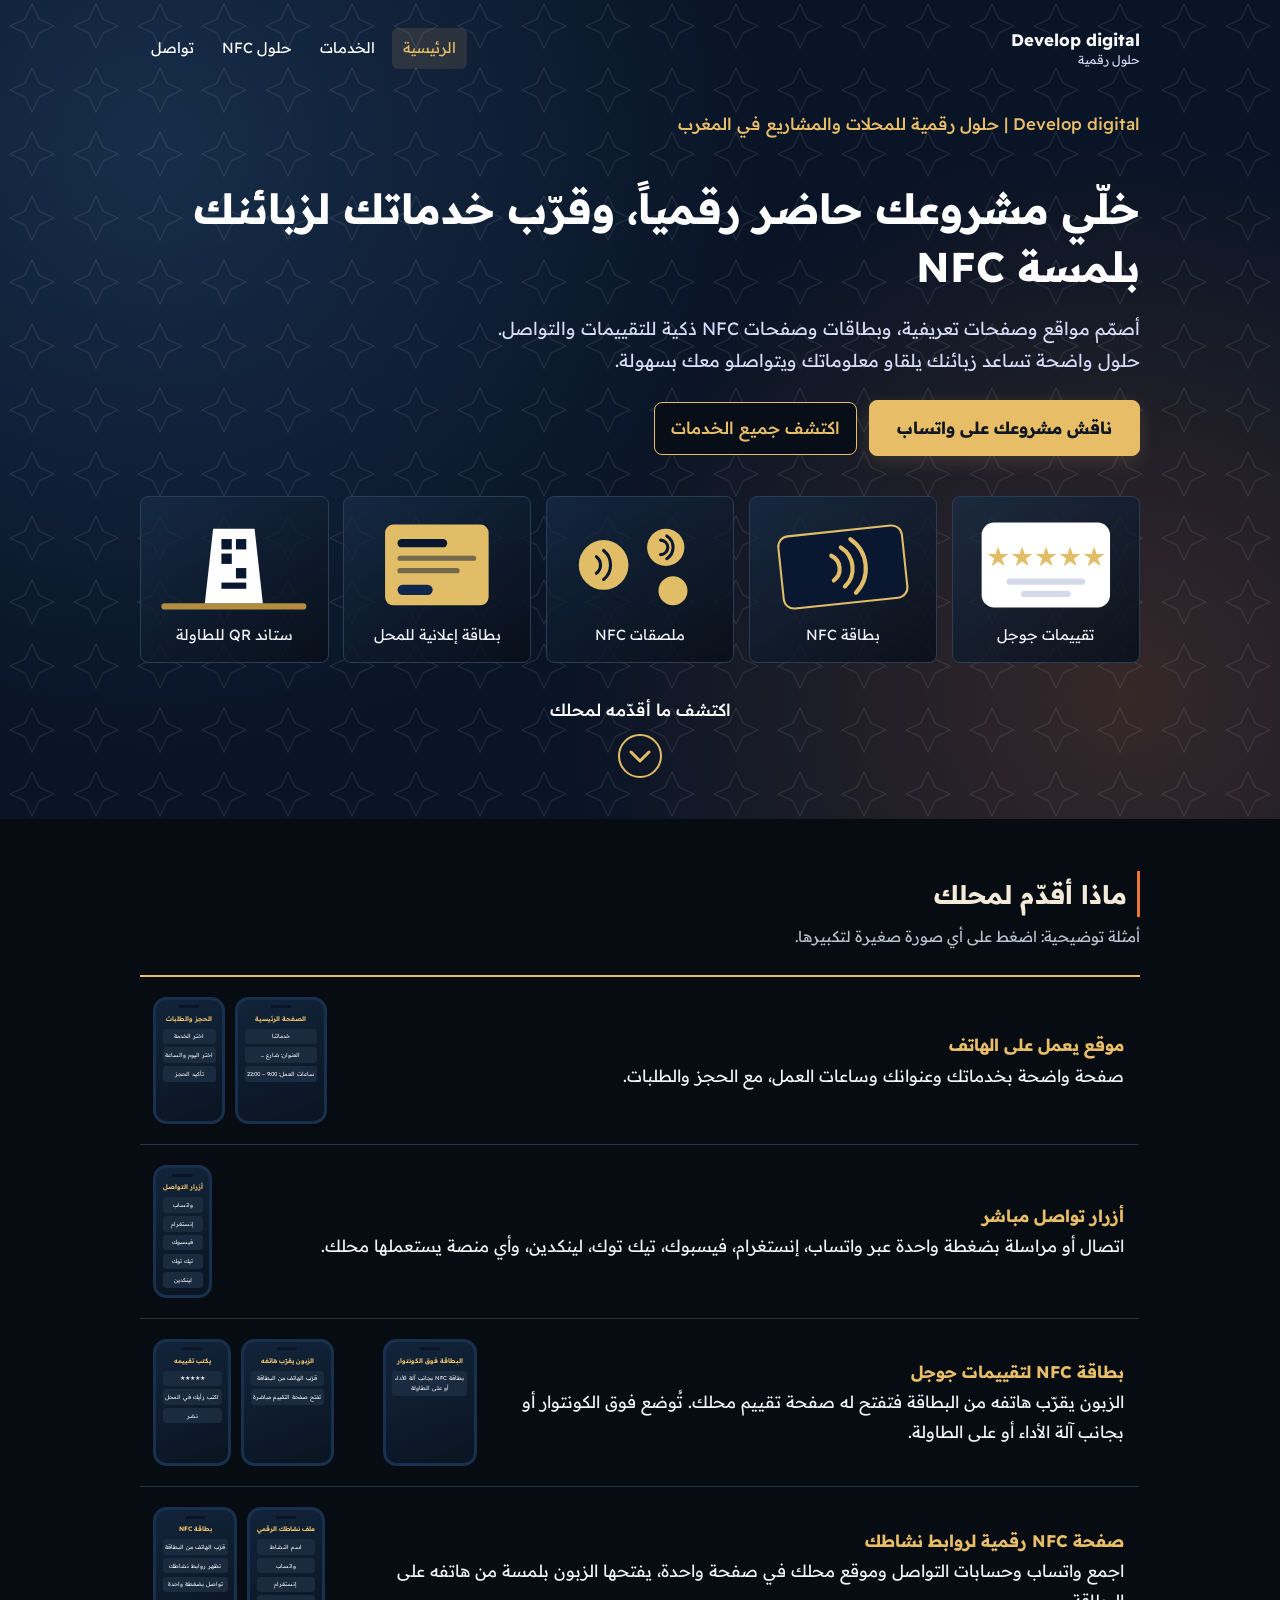
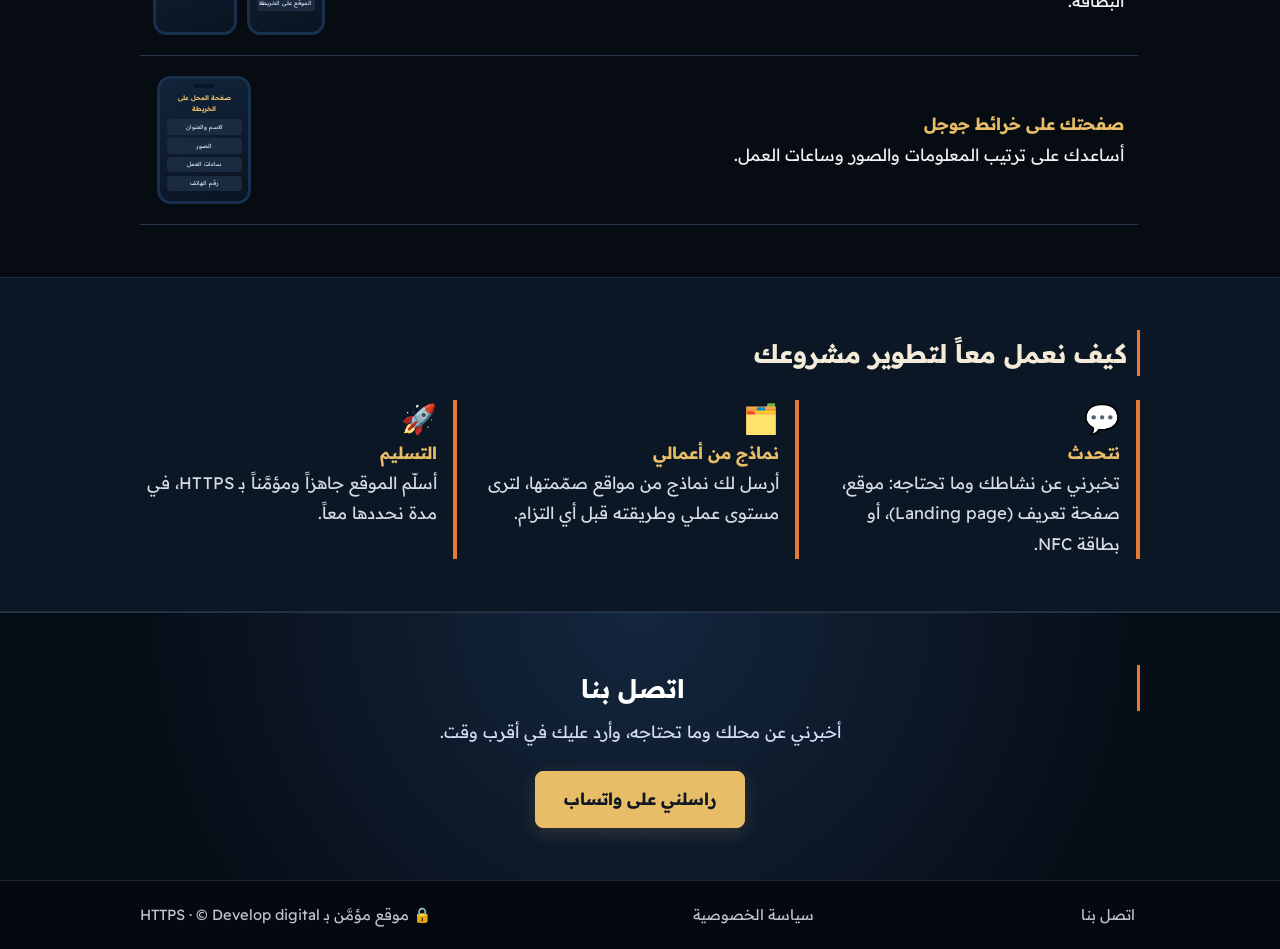
<file: index.html>
<!DOCTYPE html>
<html lang="ar" dir="rtl">
<head>
<meta charset="utf-8">
<meta name="viewport" content="width=device-width, initial-scale=1">
<title>Develop digital | مواقع وحلول NFC رقمية للمشاريع في المغرب</title>
<meta name="description" content="Develop digital تقدم مواقع وصفحات تعريفية وحلول NFC رقمية للمحلات والمشاريع في المغرب.">
<link rel="preconnect" href="https://fonts.googleapis.com">
<link rel="preconnect" href="https://fonts.gstatic.com" crossorigin>
<link href="https://fonts.googleapis.com/css2?family=Readex+Pro:wght@400;500;700&display=swap" rel="stylesheet">
<link rel="stylesheet" href="assets/pages.css">
<style>
:root{--navy:#091426;--blue:#18304d;--saffron:#e8bd68;--orange:#e87836;--mist:#111d2d;--surface:#0c1725;--ink:#f0f2f5;--muted:#b8c2ce;
--font:"Readex Pro","Segoe UI",Tahoma,"Noto Sans Arabic",Arial,sans-serif}
*{box-sizing:border-box;margin:0}
html{scroll-behavior:smooth}
body{font-family:var(--font);color:var(--ink);background:#070b12;line-height:1.8;font-size:1.05rem}
:focus-visible{outline:3px solid var(--saffron);outline-offset:3px}
.wrap{max-width:1040px;margin-inline:auto;padding-inline:1.25rem}
button{font:inherit;cursor:pointer}

.hero{position:relative;color:#fff;padding-block:1.25rem 2.5rem;overflow:hidden;
background:radial-gradient(circle at 12% 18%,rgba(24,48,77,.9),transparent 46%),radial-gradient(circle at 88% 85%,rgba(232,120,54,.2),transparent 42%),var(--navy)}
.hero::before{content:"";position:absolute;inset:0;opacity:.09;
background:url("data:image/svg+xml,%3Csvg xmlns='http://www.w3.org/2000/svg' width='64' height='64'%3E%3Cpath d='M32 4l7 15 15 7-15 7-7 15-7-15-15-7 15-7z' fill='none' stroke='%23fff' stroke-width='1.2'/%3E%3C/svg%3E")}
.hero .wrap{position:relative}
.hi{font-weight:500;color:var(--saffron);padding-block:.5rem 2.5rem}
h1{font-size:2.6rem;line-height:1.4;font-weight:700;margin-bottom:1rem}
.lead{color:#d6dbf7;max-width:36em;font-size:1.12rem}
.hero-actions{display:flex;align-items:center;gap:.75rem;flex-wrap:wrap;margin-top:1.5rem}
.hero-link{display:inline-flex;align-items:center;min-height:46px;padding:.65rem 1rem;border:1px solid var(--saffron);border-radius:8px;background:#080e18;color:var(--saffron);text-decoration:none;font-weight:500;transition:background-color .18s ease,color .18s ease,transform .18s ease,border-color .18s ease}
.hero-link:hover{background:var(--blue);border-color:var(--orange);color:#fff;transform:translateY(-2px)}
.gallery{display:grid;grid-template-columns:repeat(auto-fit,minmax(min(100%,150px),1fr));gap:.9rem;margin-block:2.5rem 2rem}
.tile{min-width:0;background:linear-gradient(145deg,rgba(24,48,77,.62),rgba(8,14,24,.88));border:1px solid #2a3d54;border-radius:8px;padding:.7rem .65rem .8rem;text-align:center;font-size:.92rem;color:#f0f2f5;transition:transform .2s ease,border-color .2s ease,box-shadow .2s ease}
.tile:hover{transform:translateY(-4px);border-color:var(--saffron);box-shadow:0 10px 24px rgba(0,0,0,.3)}
.tile svg{width:100%;height:auto;display:block}
.cue{display:flex;flex-direction:column;align-items:center;gap:.5rem;color:#fff;text-decoration:none;font-weight:500}
.cue svg{width:46px;height:46px;animation:bob 1.8s ease-in-out infinite}
@keyframes bob{0%,100%{transform:translateY(0)}50%{transform:translateY(7px)}}
@media(prefers-reduced-motion:reduce){.cue svg{animation:none}html{scroll-behavior:auto}}

section{padding-block:3.25rem}
h2{font-size:1.6rem;font-weight:700;margin-bottom:.4rem;color:#f3ead8;border-inline-start:3px solid var(--orange);padding-inline-start:.65rem}
.sub{color:var(--muted);margin-bottom:1.5rem;font-size:.95rem}
.services{list-style:none;padding:0;border-top:2px solid var(--saffron)}
.services li{display:grid;gap:.8rem;padding:1.25rem .8rem;border-bottom:1px solid #26364a;align-items:center;border-inline-start:3px solid transparent;transition:background-color .2s ease,border-color .2s ease,transform .2s ease}
.services li:hover{background:#0d1b2c;border-inline-start-color:var(--orange);transform:translateX(-3px)}
@media(min-width:760px){.services li{grid-template-columns:1fr auto;gap:2rem}}
.services strong{display:block;color:var(--saffron);font-weight:700}
.thumbs{display:flex;flex-wrap:wrap;gap:.6rem;min-width:0}
.thumb{max-width:100%;border:0;background:none;padding:0;cursor:pointer}
.phone{width:min(14em,100%);min-height:19em;background:linear-gradient(160deg,#12243a,#0a1422);border:.5em solid var(--blue);border-radius:2em;padding:1.4em 1em 1em;display:flex;flex-direction:column;gap:.5em;text-align:center;color:var(--ink);font-size:1rem;transition:border-color .2s ease,transform .2s ease,box-shadow .2s ease}
.phone i{display:block;width:3em;height:.5em;border-radius:1em;background:var(--navy);margin:-.6em auto .3em}
.phone b{color:var(--saffron);font-size:.95em}
.phone span{background:#1a2b40;border-radius:.6em;padding:.45em;font-size:.85em;color:#e5eaf0}
.phone.sm{font-size:.42rem;min-height:19em}
.thumb:hover .phone,.thumb:focus-visible .phone{border-color:var(--orange);transform:translateY(-3px);box-shadow:0 10px 22px rgba(0,0,0,.32)}

.steps{background:#0c1725;border-block:1px solid #1d2b3e}
.steps ol{list-style:none;padding:0;display:grid;gap:1.5rem;margin-top:1.5rem}
@media(min-width:800px){.steps ol{grid-template-columns:repeat(3,1fr)}}
.steps li{border-inline-start:4px solid var(--orange);padding-inline-start:1rem;color:#d5dce5}
.steps b{display:block;color:var(--saffron)}
.emo{font-size:1.8rem;line-height:1.3}

.contact{background:radial-gradient(circle at 50% 0,rgba(24,48,77,.72),transparent 70%),#080e18;color:#fff;text-align:center;border-block-start:1px solid #28364a}
.contact h2{color:#fff}
.contact p{color:#d6dbf7;margin:0 auto 1.5rem;max-width:30em}
.btn{display:inline-flex;align-items:center;justify-content:center;background:var(--saffron);color:#111721;border:1px solid var(--saffron);text-decoration:none;font-weight:700;padding:.75rem 1.7rem;border-radius:8px;min-height:46px;box-shadow:0 5px 18px rgba(232,189,104,.16);transition:background-color .18s ease,color .18s ease,transform .18s ease,box-shadow .18s ease}
.btn:hover{background:var(--orange);color:#090f18;border-color:var(--orange);transform:translateY(-2px);box-shadow:0 8px 22px rgba(232,120,54,.25)}
footer{background:#05080e;color:#bbc4cf;font-size:.92rem;padding-block:1rem;border-block-start:1px solid #1b293a}
footer .wrap{display:flex;justify-content:space-between;align-items:center;gap:.75rem;flex-wrap:wrap}
footer a,footer button{color:inherit;background:none;border:0;text-decoration:none;padding:.3rem;transition:color .18s ease}
footer a:hover,footer button:hover{color:var(--saffron)}
dialog{border:1px solid #2a3d54;border-radius:8px;padding:1.5rem;max-width:min(92vw,460px);background:#0c1725;color:var(--ink);text-align:center;box-shadow:0 20px 60px rgba(0,0,0,.5)}
dialog::backdrop{background:rgba(3,7,13,.78)}
dialog .phone{margin:0 auto 1rem;font-size:1.15rem}
dialog .close{margin-top:1rem;background:#080e18;color:var(--saffron);border:1px solid var(--saffron);border-radius:8px;padding:.5rem 1.5rem;transition:background-color .18s ease,color .18s ease}
dialog .close:hover{background:var(--saffron);color:var(--navy)}
dialog.text{text-align:start}
@media(max-width:620px){h1{font-size:1.9rem}.hero-actions{align-items:stretch}.hero-actions>a{width:100%;justify-content:center}.gallery{grid-template-columns:repeat(2,minmax(0,1fr))}.wrap{padding-inline:1rem}}
@media(hover:none){.tile:hover,.services li:hover,.btn:hover,.hero-link:hover,.thumb:hover .phone{transform:none}}
</style>
</head>
<body>

<header class="hero">
<div class="wrap">
  <nav class="topbar" aria-label="التنقل الرئيسي">
    <a class="brand" href="index.html" dir="ltr">Develop digital <span dir="rtl">حلول رقمية</span></a>
    <div class="navlinks">
      <a href="index.html" aria-current="page">الرئيسية</a>
      <a href="services.html">الخدمات</a>
      <a href="nfc.html">حلول NFC</a>
      <a href="#contact">تواصل</a>
    </div>
  </nav>
  <p class="hi">Develop digital | حلول رقمية للمحلات والمشاريع في المغرب</p>
  <h1>خلّي مشروعك حاضر رقمياً، وقرّب خدماتك لزبائنك بلمسة NFC</h1>
  <p class="lead">أصمّم مواقع وصفحات تعريفية، وبطاقات وصفحات NFC ذكية للتقييمات والتواصل. حلول واضحة تساعد زبائنك يلقاو معلوماتك ويتواصلو معك بسهولة.</p>
  <div class="hero-actions">
    <a class="btn" data-wa>ناقش مشروعك على واتساب</a>
    <a class="hero-link" href="services.html">اكتشف جميع الخدمات</a>
  </div>

  <div class="gallery">
    <div class="tile"><svg viewBox="0 0 160 110" aria-hidden="true"><rect x="18" y="14" width="124" height="82" rx="12" fill="#fff"/><text x="80" y="56" text-anchor="middle" font-size="26" fill="#e2bd68">★★★★★</text><rect x="42" y="68" width="76" height="6" rx="3" fill="#d5daeb"/><rect x="56" y="80" width="48" height="6" rx="3" fill="#d5daeb"/></svg>تقييمات جوجل</div>
    <div class="tile"><svg viewBox="0 0 160 110" aria-hidden="true"><g transform="rotate(-6 80 57)"><rect x="20" y="22" width="120" height="70" rx="10" fill="#0a1730" stroke="#e2bd68" stroke-width="2"/><g fill="none" stroke="#e2bd68" stroke-width="4" stroke-linecap="round"><path d="M70 45a14 14 0 0 1 0 24"/><path d="M80 38a24 24 0 0 1 0 38"/><path d="M90 31a34 34 0 0 1 0 52"/></g></g></svg>بطاقة NFC</div>
    <div class="tile"><svg viewBox="0 0 160 110" aria-hidden="true"><g fill="#e2bd68"><circle cx="45" cy="55" r="24"/><circle cx="105" cy="38" r="18"/><circle cx="112" cy="80" r="14"/></g><g fill="none" stroke="#0a1730" stroke-width="3" stroke-linecap="round"><path d="M38 47a10 10 0 0 1 0 16"/><path d="M45 41a18 18 0 0 1 0 28"/><path d="M100 31a7 7 0 0 1 0 14"/><path d="M106 27a13 13 0 0 1 0 22"/></g></svg>ملصقات NFC</div>
    <div class="tile"><svg viewBox="0 0 160 110" aria-hidden="true"><rect x="30" y="16" width="100" height="78" rx="8" fill="#e2bd68"/><rect x="42" y="30" width="48" height="8" rx="4" fill="#0a1730"/><rect x="42" y="46" width="76" height="5" rx="2.5" fill="#0a1730" opacity=".5"/><rect x="42" y="58" width="60" height="5" rx="2.5" fill="#0a1730" opacity=".5"/><rect x="42" y="74" width="34" height="10" rx="5" fill="#10274c"/></svg>بطاقة إعلانية للمحل</div>
    <div class="tile"><svg viewBox="0 0 160 110" aria-hidden="true"><rect x="10" y="92" width="140" height="6" rx="3" fill="#b38c3f"/><path d="M52 92l8-72h40l8 72z" fill="#fff"/><g fill="#0a1730"><rect x="68" y="30" width="10" height="10"/><rect x="82" y="30" width="10" height="10"/><rect x="68" y="44" width="10" height="10"/><rect x="82" y="58" width="10" height="10"/><rect x="68" y="72" width="24" height="6"/></g></svg>ستاند QR للطاولة</div>
  </div>

  <a class="cue" href="#services">
    <span>اكتشف ما أقدّمه لمحلك</span>
    <svg viewBox="0 0 46 46" aria-hidden="true"><circle cx="23" cy="23" r="21" fill="none" stroke="#e2bd68" stroke-width="2"/><path d="M14 19l9 9 9-9" fill="none" stroke="#e2bd68" stroke-width="3" stroke-linecap="round" stroke-linejoin="round"/></svg>
  </a>
</div>
</header>

<main>
<section id="services">
  <div class="wrap">
    <h2>ماذا أقدّم لمحلك</h2>
    <p class="sub">أمثلة توضيحية: اضغط على أي صورة صغيرة لتكبيرها.</p>
    <ul class="services">
      <li><div><strong>موقع يعمل على الهاتف</strong>صفحة واضحة بخدماتك وعنوانك وساعات العمل، مع الحجز والطلبات.</div><div class="thumbs" data-k="site"></div></li>
      <li><div><strong>أزرار تواصل مباشر</strong>اتصال أو مراسلة بضغطة واحدة عبر واتساب، إنستغرام، فيسبوك، تيك توك، لينكدين، وأي منصة يستعملها محلك.</div><div class="thumbs" data-k="social"></div></li>
      <li><div><strong>بطاقة NFC لتقييمات جوجل</strong>الزبون يقرّب هاتفه من البطاقة فتفتح له صفحة تقييم محلك. تُوضع فوق الكونتوار أو بجانب آلة الأداء أو على الطاولة.</div><div class="thumbs" data-k="nfc"></div></li>
      <li><div><strong>صفحة NFC رقمية لروابط نشاطك</strong>اجمع واتساب وحسابات التواصل وموقع محلك في صفحة واحدة، يفتحها الزبون بلمسة من هاتفه على البطاقة.</div><div class="thumbs" data-k="profile"></div></li>
      <li><div><strong>صفحتك على خرائط جوجل</strong>أساعدك على ترتيب المعلومات والصور وساعات العمل.</div><div class="thumbs" data-k="maps"></div></li>
    </ul>
  </div>
</section>

<section class="steps">
  <div class="wrap">
    <h2>كيف نعمل معاً لتطوير مشروعك</h2>
    <ol>
      <li><span class="emo">💬</span><b>نتحدث</b>تخبرني عن نشاطك وما تحتاجه: موقع، صفحة تعريف (Landing page)، أو بطاقة NFC.</li>
      <li><span class="emo">🗂️</span><b>نماذج من أعمالي</b>أرسل لك نماذج من مواقع صمّمتها، لترى مستوى عملي وطريقته قبل أي التزام.</li>
      <li><span class="emo">🚀</span><b>التسليم</b>أسلّم الموقع جاهزاً ومؤمَّناً بـ HTTPS، في مدة نحددها معاً.</li>
    </ol>
  </div>
</section>

<section class="contact" id="contact">
  <div class="wrap">
    <h2>اتصل بنا</h2>
    <p>أخبرني عن محلك وما تحتاجه، وأرد عليك في أقرب وقت.</p>
    <a class="btn" data-wa>راسلني على واتساب</a>
  </div>
</section>
</main>

<footer>
  <div class="wrap">
    <a href="#contact">اتصل بنا</a>
    <button type="button" id="pv">سياسة الخصوصية</button>
    <span>🔒 موقع مؤمَّن بـ HTTPS · © Develop digital</span>
  </div>
</footer>

<dialog id="demo"><div id="demoBody"></div><button class="close" type="button">إغلاق</button></dialog>
<dialog id="privacy" class="text">
  <h2>سياسة الخصوصية</h2>
  <p>لا يجمع هذا الموقع أي بيانات شخصية، ولا يستعمل ملفات تعريف الارتباط أو أدوات تتبّع.</p><br>
  <p>عند الضغط على زر واتساب تنتقل إلى تطبيق واتساب، وتخضع رسالتك لسياسته. يحمّل الموقع خطاً من Google Fonts، وقد يستقبل خادم جوجل عنوان IP الخاص بك لهذا الغرض.</p><br>
  <p>لأي سؤال عن بياناتك، تواصل معي عبر واتساب.</p>
  <button class="close" type="button">إغلاق</button>
</dialog>

<script>
const WA="212600000000"; /* غيّر رقمك هنا فقط، بالصيغة الدولية بلا صفر ولا + */
const MSG=encodeURIComponent("السلام عليكم، أريد الاستفسار عن موقع إلكتروني وحلول NFC لمشروعي.");
document.querySelectorAll("[data-wa]").forEach(a=>a.href=`https://wa.me/${WA}?text=${MSG}`);

const D={
site:[{t:"الصفحة الرئيسية",l:["خدماتنا","العنوان: شارع ...","ساعات العمل: 9:00 – 22:00"]},{t:"الحجز والطلبات",l:["اختر الخدمة","اختر اليوم والساعة","تأكيد الحجز"]}],
social:[{t:"أزرار التواصل",l:["واتساب","إنستغرام","فيسبوك","تيك توك","لينكدين"]}],
nfc:[{t:"البطاقة فوق الكونتوار",l:["بطاقة NFC بجانب آلة الأداء أو على الطاولة"]},{t:"الزبون يقرّب هاتفه",l:["قرّب الهاتف من البطاقة","تفتح صفحة التقييم مباشرة"]},{t:"يكتب تقييمه",l:["★★★★★","اكتب رأيك في المحل","نشر"]}],
profile:[{t:"ملف نشاطك الرقمي",l:["اسم النشاط","واتساب","إنستغرام","الموقع على الخريطة"]},{t:"بطاقة NFC",l:["قرّب الهاتف من البطاقة","تظهر روابط نشاطك","تواصل بضغطة واحدة"]}],
maps:[{t:"صفحة المحل على الخريطة",l:["الاسم والعنوان","الصور","ساعات العمل","رقم الهاتف"]}]};
const mk=(f,c)=>`<div class="phone ${c}"><i></i><b>${f.t}</b>${f.l.map(x=>`<span>${x}</span>`).join("")}</div>`;
const demo=document.getElementById("demo"),body=document.getElementById("demoBody");
document.querySelectorAll("[data-k]").forEach(box=>{
  const k=box.dataset.k;
  box.innerHTML=D[k].map((f,i)=>`<button class="thumb" data-i="${i}" aria-label="${f.t}">${mk(f,"sm")}</button>`).join("");
  box.onclick=e=>{const b=e.target.closest(".thumb");if(!b)return;const f=D[k][b.dataset.i];body.innerHTML=mk(f,"")+`<p>${f.t} (مثال توضيحي)</p>`;demo.showModal();};
});
const priv=document.getElementById("privacy");
document.getElementById("pv").onclick=()=>priv.showModal();
[demo,priv].forEach(d=>{d.onclick=e=>{if(e.target===d||e.target.classList.contains("close"))d.close()}});
</script>
</body>
</html>
</file>
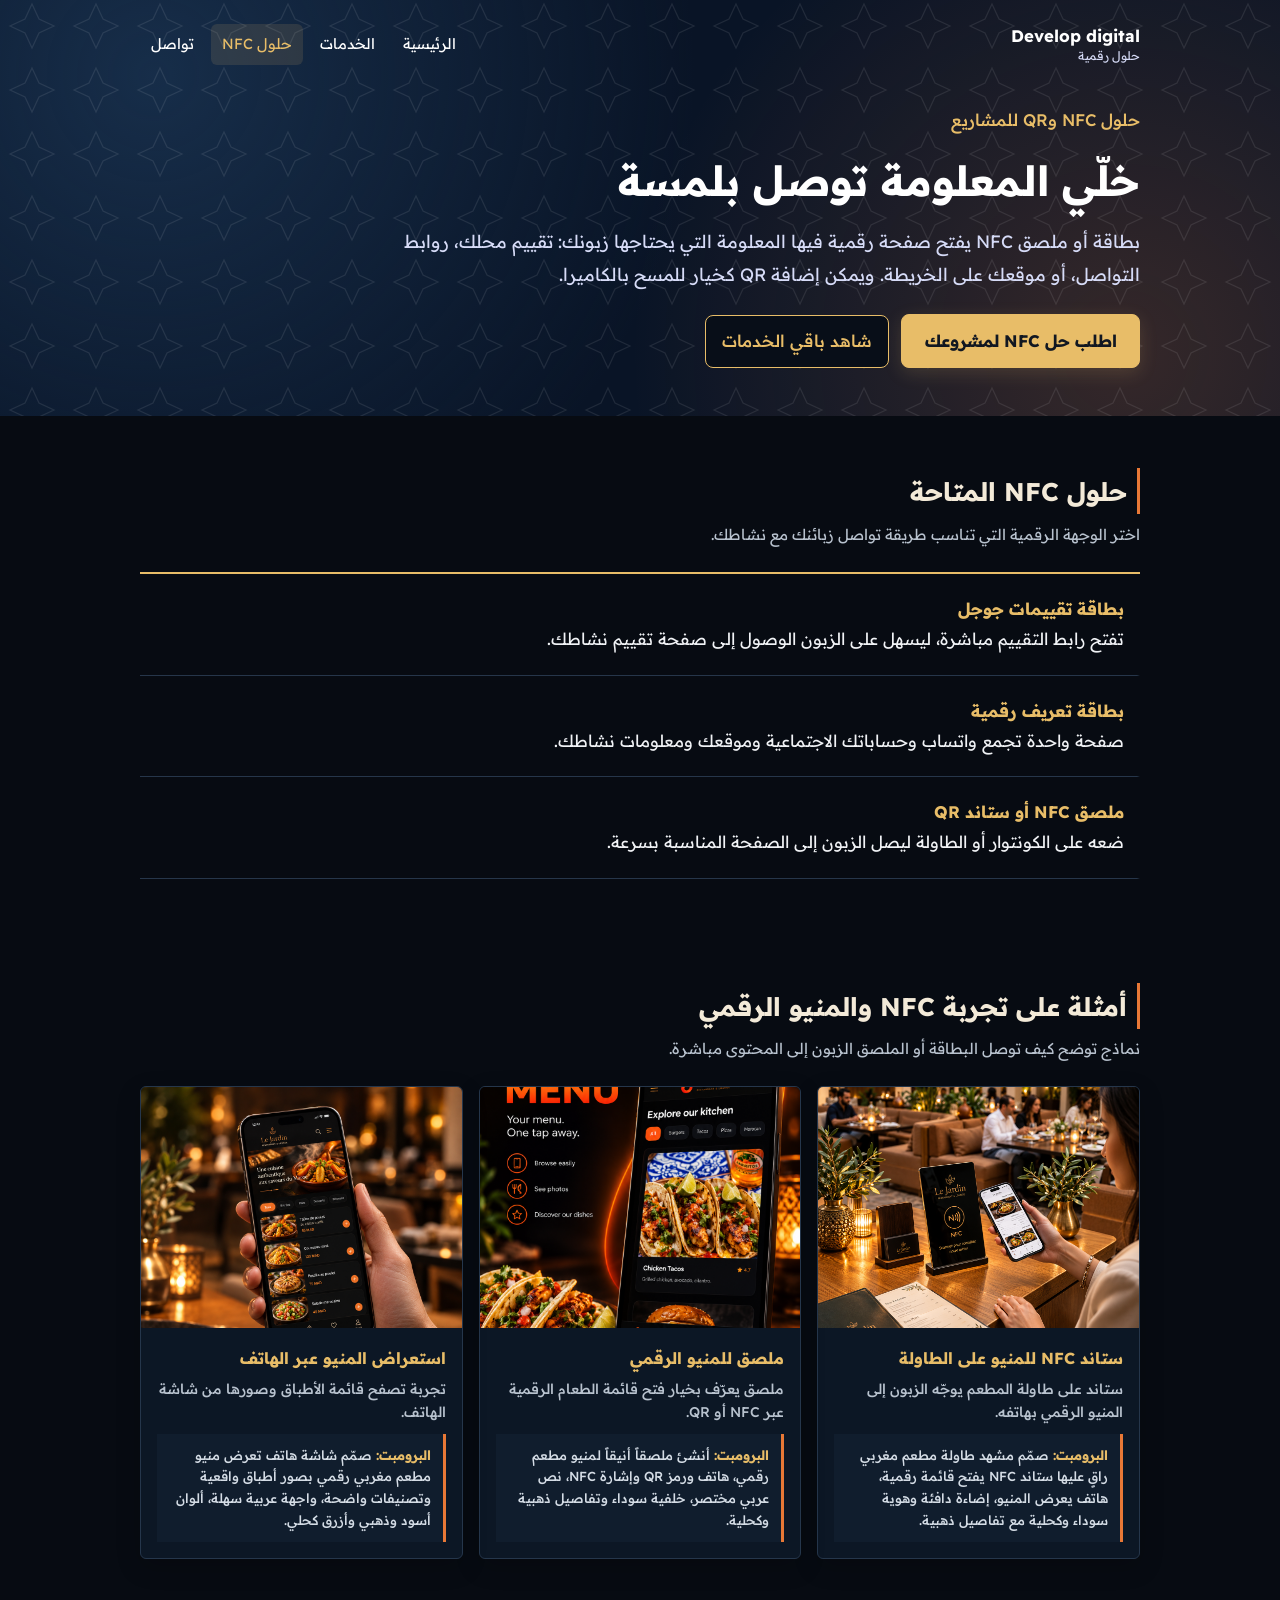
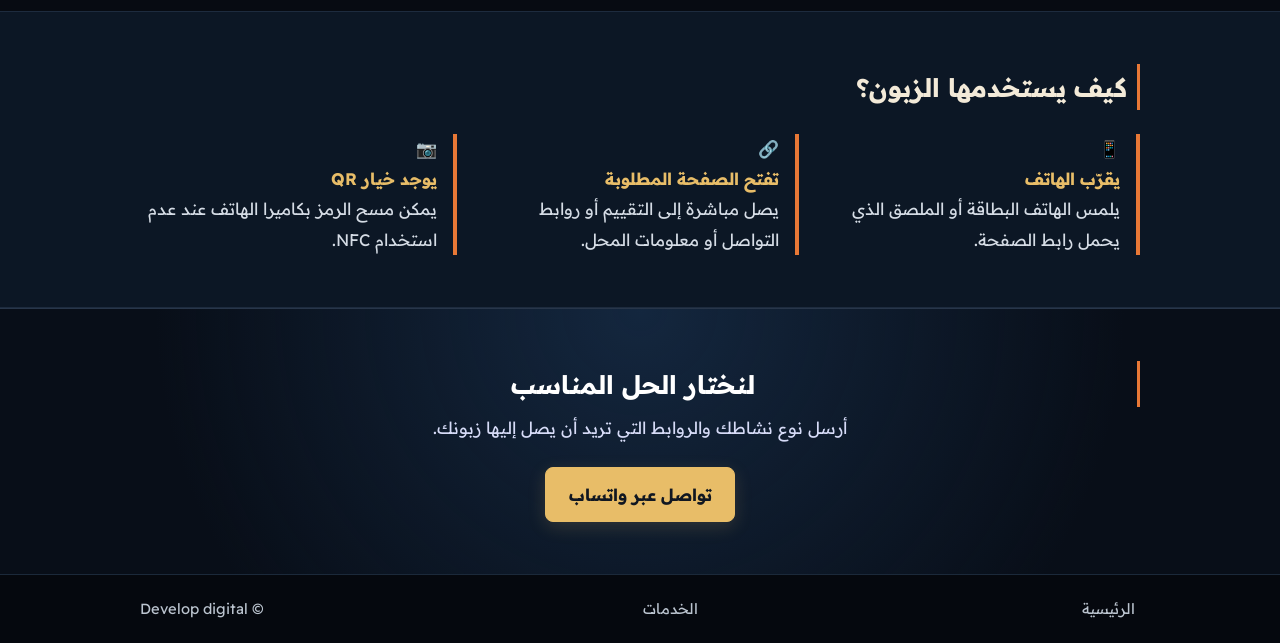
<file: nfc.html>
<!DOCTYPE html>
<html lang="ar" dir="rtl">
<head>
<meta charset="utf-8">
<meta name="viewport" content="width=device-width, initial-scale=1">
<title>حلول NFC الرقمية | Develop digital</title>
<meta name="description" content="بطاقات وصفحات NFC للمراجعات وروابط التواصل والملف الرقمي للمحلات والمشاريع في المغرب.">
<link rel="preconnect" href="https://fonts.googleapis.com">
<link rel="preconnect" href="https://fonts.gstatic.com" crossorigin>
<link href="https://fonts.googleapis.com/css2?family=Readex+Pro:wght@400;500;700&display=swap" rel="stylesheet">
<link rel="stylesheet" href="assets/pages.css">
</head>
<body>
<header class="hero">
  <div class="wrap">
    <nav class="topbar" aria-label="التنقل الرئيسي">
      <a class="brand" href="index.html" dir="ltr">Develop digital <span dir="rtl">حلول رقمية</span></a>
      <div class="navlinks">
        <a href="index.html">الرئيسية</a>
        <a href="services.html">الخدمات</a>
        <a href="nfc.html" aria-current="page">حلول NFC</a>
        <a href="#contact">تواصل</a>
      </div>
    </nav>
    <p class="hi">حلول NFC وQR للمشاريع</p>
    <h1>خلّي المعلومة توصل بلمسة</h1>
    <p class="lead">بطاقة أو ملصق NFC يفتح صفحة رقمية فيها المعلومة التي يحتاجها زبونك: تقييم محلك، روابط التواصل، أو موقعك على الخريطة. ويمكن إضافة QR كخيار للمسح بالكاميرا.</p>
    <div class="hero-actions">
      <a class="btn" href="https://wa.me/212600000000?text=%D8%A7%D9%84%D8%B3%D9%84%D8%A7%D9%85%20%D8%B9%D9%84%D9%8A%D9%83%D9%85%D8%8C%20%D8%A3%D8%B1%D9%8A%D8%AF%20%D8%A7%D9%84%D8%A7%D8%B3%D8%AA%D9%81%D8%B3%D8%A7%D8%B1%20%D8%B9%D9%86%20%D8%AD%D9%84%D9%88%D9%84%20NFC%20%D9%84%D9%85%D8%B4%D8%B1%D9%88%D8%B9%D9%8A.">اطلب حل NFC لمشروعك</a>
      <a class="hero-link" href="services.html">شاهد باقي الخدمات</a>
    </div>
  </div>
</header>
<main>
  <section>
    <div class="wrap">
      <h2>حلول NFC المتاحة</h2>
      <p class="sub">اختر الوجهة الرقمية التي تناسب طريقة تواصل زبائنك مع نشاطك.</p>
      <ul class="services">
        <li><div><strong>بطاقة تقييمات جوجل</strong>تفتح رابط التقييم مباشرة، ليسهل على الزبون الوصول إلى صفحة تقييم نشاطك.</div></li>
        <li><div><strong>بطاقة تعريف رقمية</strong>صفحة واحدة تجمع واتساب وحساباتك الاجتماعية وموقعك ومعلومات نشاطك.</div></li>
        <li><div><strong>ملصق NFC أو ستاند QR</strong>ضعه على الكونتوار أو الطاولة ليصل الزبون إلى الصفحة المناسبة بسرعة.</div></li>
      </ul>
    </div>
  </section>
  <section>
    <div class="wrap">
      <h2>أمثلة على تجربة NFC والمنيو الرقمي</h2>
      <p class="sub">نماذج توضح كيف توصل البطاقة أو الملصق الزبون إلى المحتوى مباشرة.</p>
      <div class="portfolio-grid">
        <figure class="portfolio-item">
          <img src="assets/images/nfc-menu-at-table.png" alt="ستاند NFC على طاولة مطعم يفتح المنيو الرقمي على الهاتف" loading="lazy" decoding="async">
          <figcaption><strong>ستاند NFC للمنيو على الطاولة</strong><p class="image-description">ستاند على طاولة المطعم يوجّه الزبون إلى المنيو الرقمي بهاتفه.</p><p class="image-prompt"><strong>البرومبت:</strong> صمّم مشهد طاولة مطعم مغربي راقٍ عليها ستاند NFC يفتح قائمة رقمية، هاتف يعرض المنيو، إضاءة دافئة وهوية سوداء وكحلية مع تفاصيل ذهبية.</p></figcaption>
        </figure>
        <figure class="portfolio-item">
          <img src="assets/images/nfc-digital-menu-poster.png" alt="ملصق يعرّف بالمنيو الرقمي الذي يفتح من الهاتف" loading="lazy" decoding="async">
          <figcaption><strong>ملصق للمنيو الرقمي</strong><p class="image-description">ملصق يعرّف بخيار فتح قائمة الطعام الرقمية عبر NFC أو QR.</p><p class="image-prompt"><strong>البرومبت:</strong> أنشئ ملصقاً أنيقاً لمنيو مطعم رقمي، هاتف ورمز QR وإشارة NFC، نص عربي مختصر، خلفية سوداء وتفاصيل ذهبية وكحلية.</p></figcaption>
        </figure>
        <figure class="portfolio-item">
          <img src="assets/images/digital-menu-showcase.png" alt="واجهة منيو رقمية للأطباق والصور على شاشة الهاتف" loading="lazy" decoding="async">
          <figcaption><strong>استعراض المنيو عبر الهاتف</strong><p class="image-description">تجربة تصفح قائمة الأطباق وصورها من شاشة الهاتف.</p><p class="image-prompt"><strong>البرومبت:</strong> صمّم شاشة هاتف تعرض منيو مطعم مغربي رقمي بصور أطباق واقعية وتصنيفات واضحة، واجهة عربية سهلة، ألوان أسود وذهبي وأزرق كحلي.</p></figcaption>
        </figure>
      </div>
    </div>
  </section>
  <section class="steps">
    <div class="wrap">
      <h2>كيف يستخدمها الزبون؟</h2>
      <ol>
        <li><span class="emo">📱</span><b>يقرّب الهاتف</b>يلمس الهاتف البطاقة أو الملصق الذي يحمل رابط الصفحة.</li>
        <li><span class="emo">🔗</span><b>تفتح الصفحة المطلوبة</b>يصل مباشرة إلى التقييم أو روابط التواصل أو معلومات المحل.</li>
        <li><span class="emo">📷</span><b>يوجد خيار QR</b>يمكن مسح الرمز بكاميرا الهاتف عند عدم استخدام NFC.</li>
      </ol>
    </div>
  </section>
  <section class="contact" id="contact">
    <div class="wrap">
      <h2>لنختار الحل المناسب</h2>
      <p>أرسل نوع نشاطك والروابط التي تريد أن يصل إليها زبونك.</p>
      <a class="btn" href="https://wa.me/212600000000?text=%D8%A7%D9%84%D8%B3%D9%84%D8%A7%D9%85%20%D8%B9%D9%84%D9%8A%D9%83%D9%85%D8%8C%20%D8%A3%D8%B1%D9%8A%D8%AF%20%D8%A7%D9%84%D8%A7%D8%B3%D8%AA%D9%81%D8%B3%D8%A7%D8%B1%20%D8%B9%D9%86%20%D8%AD%D9%84%D9%88%D9%84%20NFC%20%D9%84%D9%85%D8%B4%D8%B1%D9%88%D8%B9%D9%8A.">تواصل عبر واتساب</a>
    </div>
  </section>
</main>
<footer><div class="wrap"><a href="index.html">الرئيسية</a><a href="services.html">الخدمات</a><span>© Develop digital</span></div></footer>
</body>
</html>
</file>
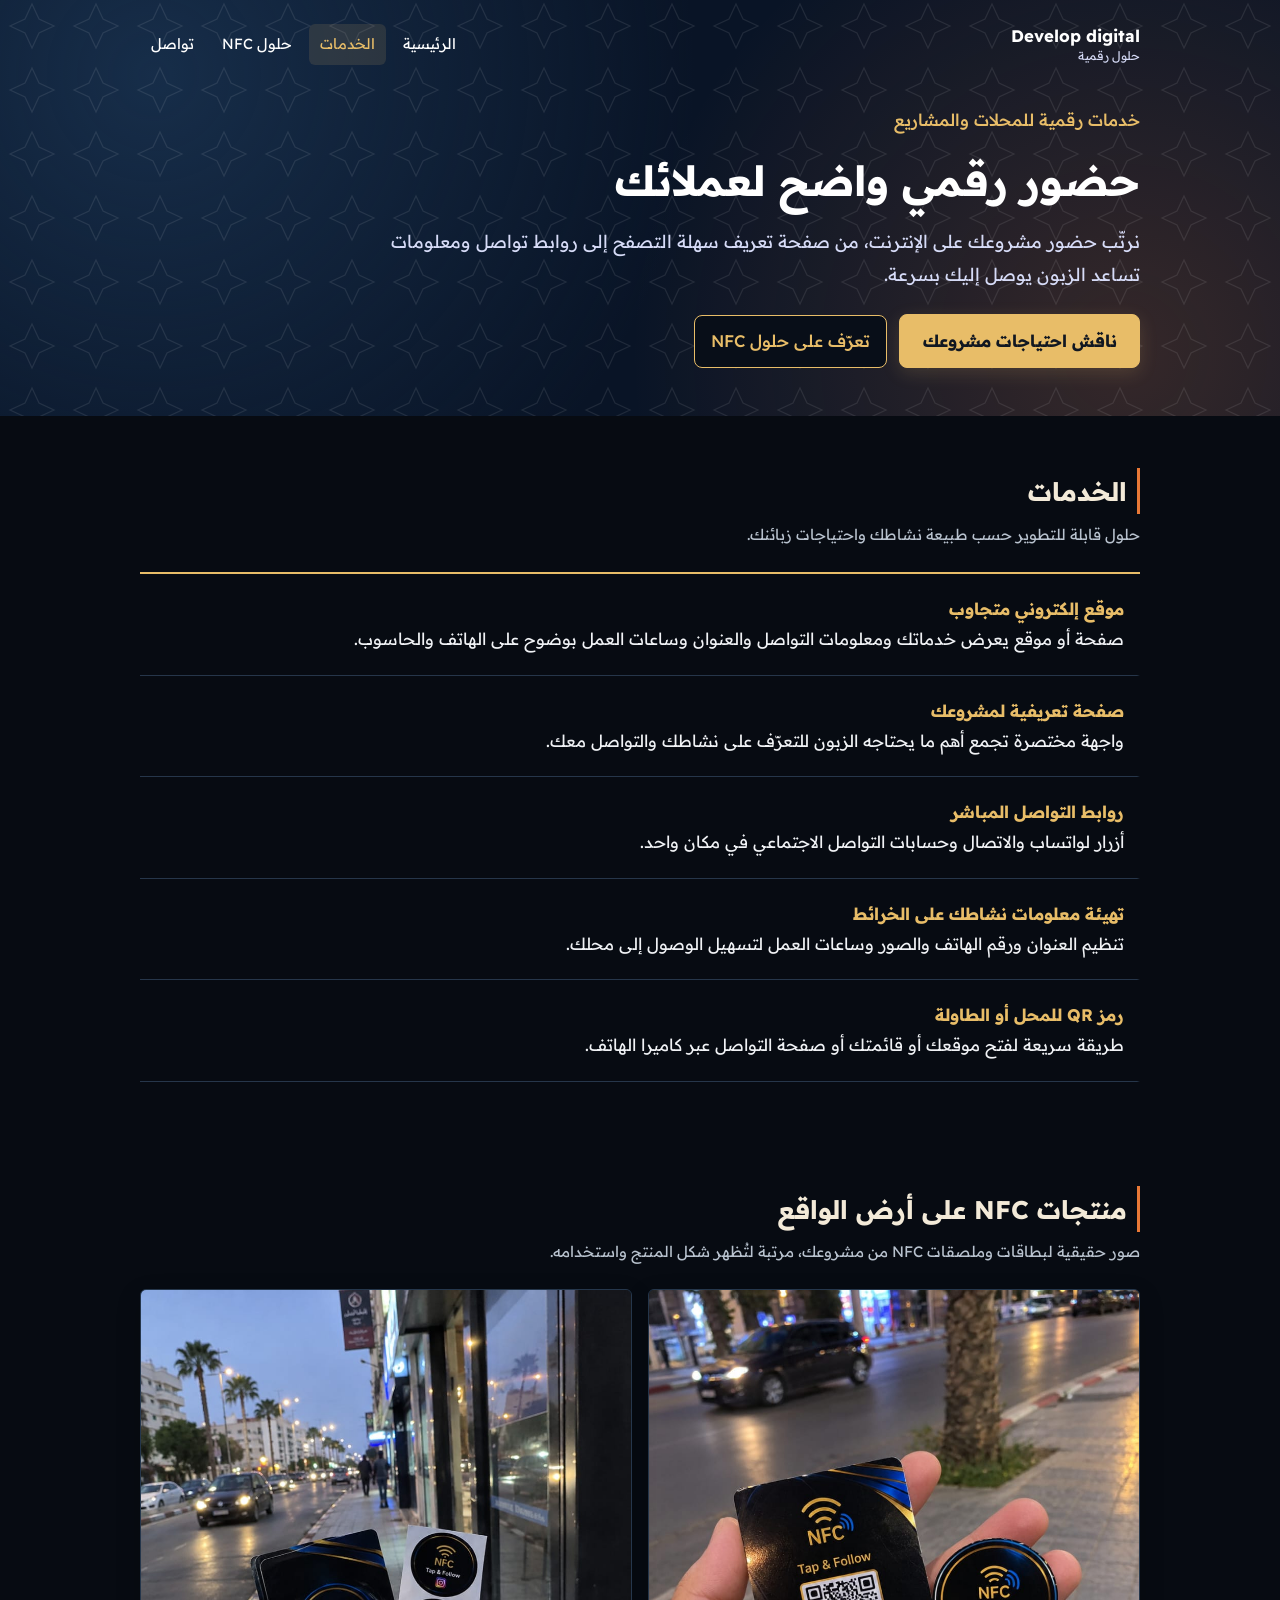
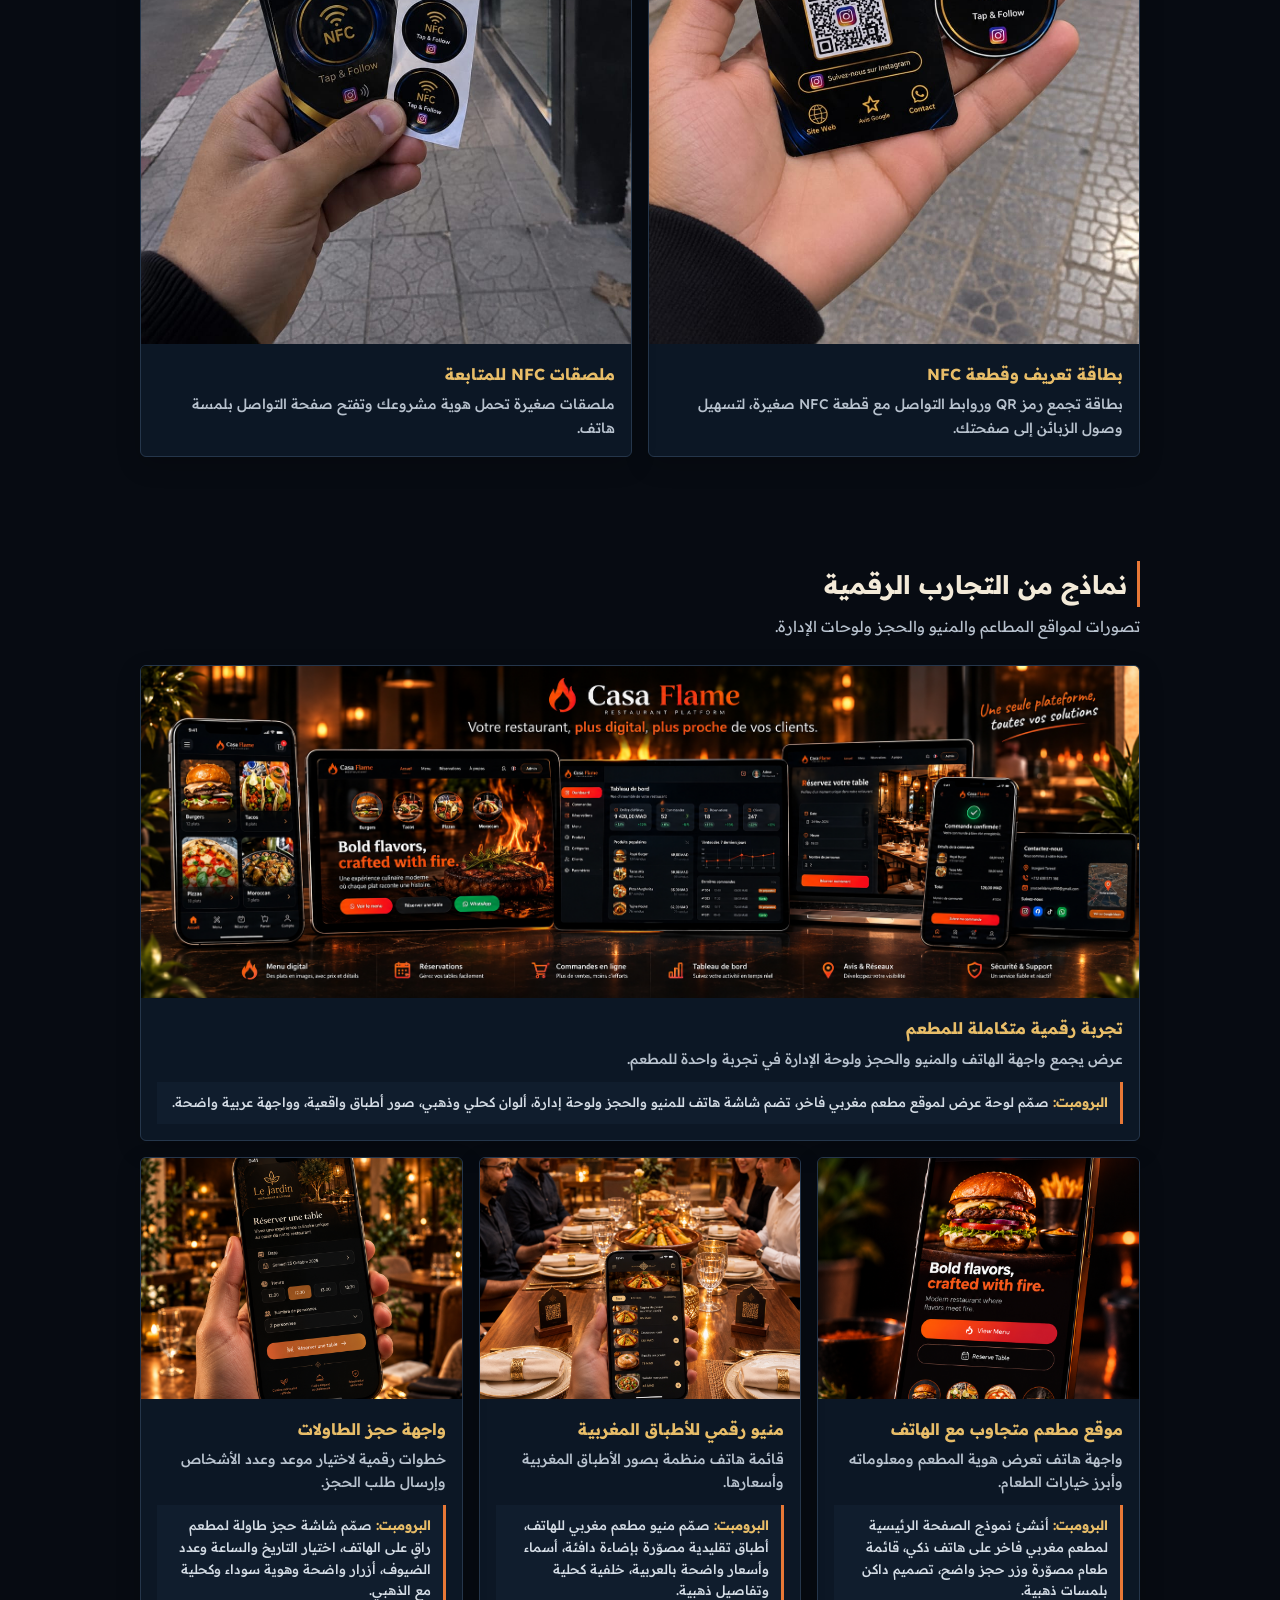
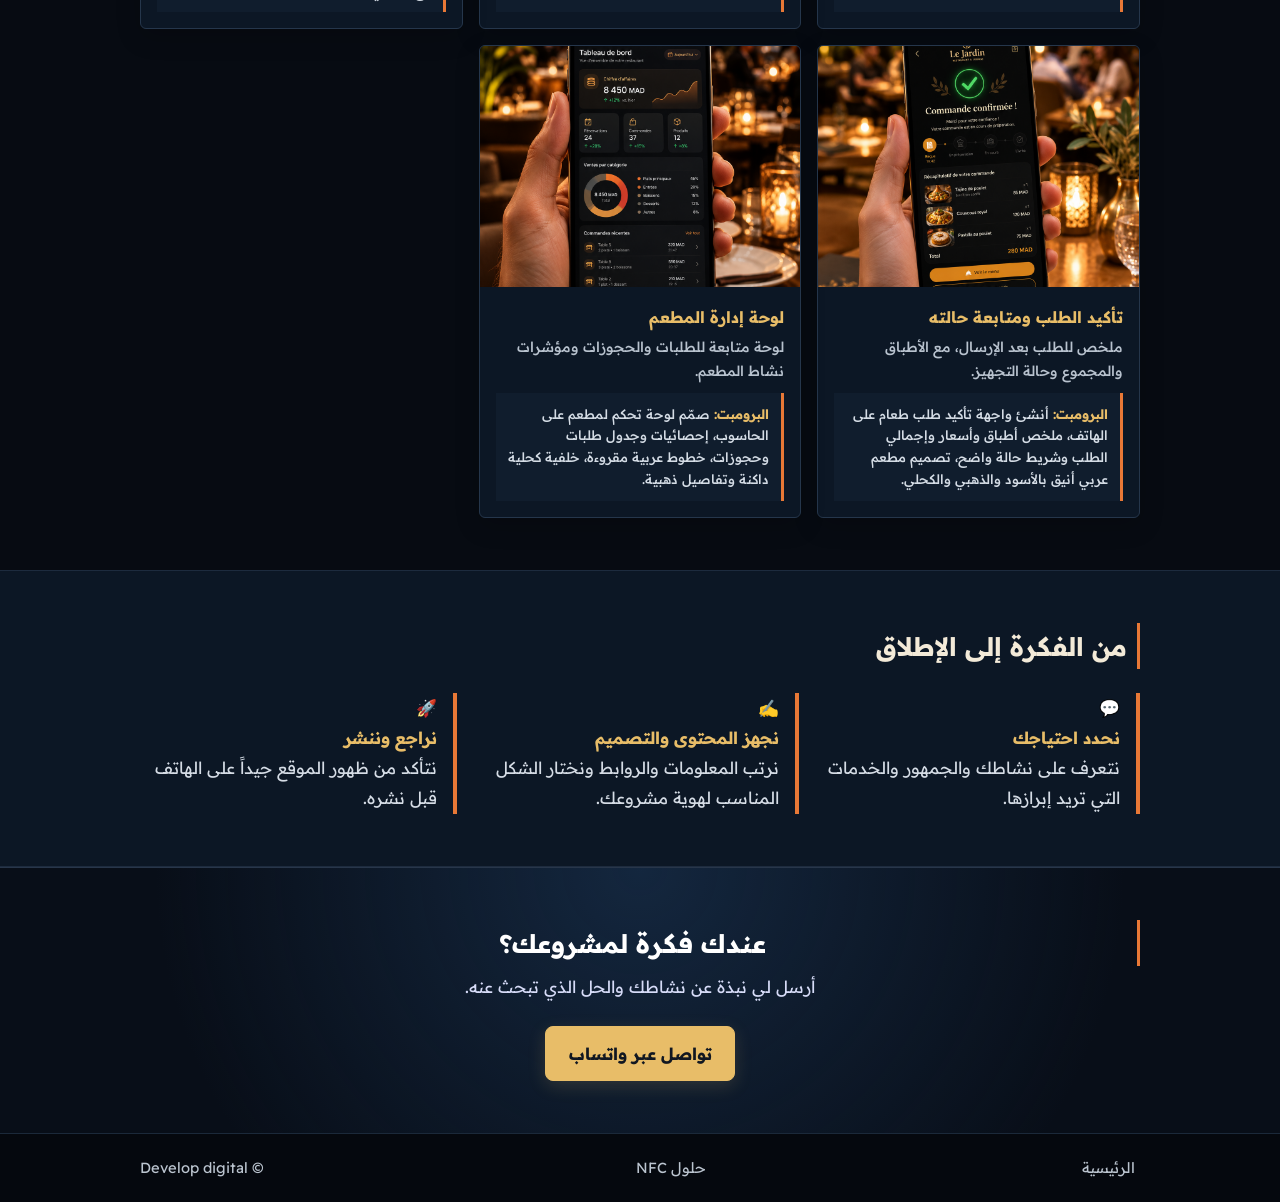
<file: services.html>
<!DOCTYPE html>
<html lang="ar" dir="rtl">
<head>
<meta charset="utf-8">
<meta name="viewport" content="width=device-width, initial-scale=1">
<title>الخدمات الرقمية | Develop digital</title>
<meta name="description" content="خدمات تصميم المواقع والصفحات التعريفية وأزرار التواصل والحضور على خرائط جوجل للمحلات والمشاريع في المغرب.">
<link rel="preconnect" href="https://fonts.googleapis.com">
<link rel="preconnect" href="https://fonts.gstatic.com" crossorigin>
<link href="https://fonts.googleapis.com/css2?family=Readex+Pro:wght@400;500;700&display=swap" rel="stylesheet">
<link rel="stylesheet" href="assets/pages.css">
</head>
<body>
<header class="hero">
  <div class="wrap">
    <nav class="topbar" aria-label="التنقل الرئيسي">
      <a class="brand" href="index.html" dir="ltr">Develop digital <span dir="rtl">حلول رقمية</span></a>
      <div class="navlinks">
        <a href="index.html">الرئيسية</a>
        <a href="services.html" aria-current="page">الخدمات</a>
        <a href="nfc.html">حلول NFC</a>
        <a href="#contact">تواصل</a>
      </div>
    </nav>
    <p class="hi">خدمات رقمية للمحلات والمشاريع</p>
    <h1>حضور رقمي واضح لعملائك</h1>
    <p class="lead">نرتّب حضور مشروعك على الإنترنت، من صفحة تعريف سهلة التصفح إلى روابط تواصل ومعلومات تساعد الزبون يوصل إليك بسرعة.</p>
    <div class="hero-actions">
      <a class="btn" href="https://wa.me/212600000000?text=%D8%A7%D9%84%D8%B3%D9%84%D8%A7%D9%85%20%D8%B9%D9%84%D9%8A%D9%83%D9%85%D8%8C%20%D8%A3%D8%B1%D9%8A%D8%AF%20%D8%A7%D9%84%D8%A7%D8%B3%D8%AA%D9%81%D8%B3%D8%A7%D8%B1%20%D8%B9%D9%86%20%D8%AE%D8%AF%D9%85%D8%A7%D8%AA%20%D8%A7%D9%84%D9%88%D9%8A%D8%A8%20%D9%84%D9%85%D8%B4%D8%B1%D9%88%D8%B9%D9%8A.">ناقش احتياجات مشروعك</a>
      <a class="hero-link" href="nfc.html">تعرّف على حلول NFC</a>
    </div>
  </div>
</header>
<main>
  <section>
    <div class="wrap">
      <h2>الخدمات</h2>
      <p class="sub">حلول قابلة للتطوير حسب طبيعة نشاطك واحتياجات زبائنك.</p>
      <ul class="services">
        <li><div><strong>موقع إلكتروني متجاوب</strong>صفحة أو موقع يعرض خدماتك ومعلومات التواصل والعنوان وساعات العمل بوضوح على الهاتف والحاسوب.</div></li>
        <li><div><strong>صفحة تعريفية لمشروعك</strong>واجهة مختصرة تجمع أهم ما يحتاجه الزبون للتعرّف على نشاطك والتواصل معك.</div></li>
        <li><div><strong>روابط التواصل المباشر</strong>أزرار لواتساب والاتصال وحسابات التواصل الاجتماعي في مكان واحد.</div></li>
        <li><div><strong>تهيئة معلومات نشاطك على الخرائط</strong>تنظيم العنوان ورقم الهاتف والصور وساعات العمل لتسهيل الوصول إلى محلك.</div></li>
        <li><div><strong>رمز QR للمحل أو الطاولة</strong>طريقة سريعة لفتح موقعك أو قائمتك أو صفحة التواصل عبر كاميرا الهاتف.</div></li>
      </ul>
    </div>
  </section>
  <section>
    <div class="wrap">
      <h2>منتجات NFC على أرض الواقع</h2>
      <p class="sub">صور حقيقية لبطاقات وملصقات NFC من مشروعك، مرتبة لتُظهر شكل المنتج واستخدامه.</p>
      <div class="portfolio-grid">
        <figure class="portfolio-item portfolio-item--portrait">
          <img src="assets/images/nfc-card-and-tag.jpeg" alt="بطاقة NFC سوداء وذهبية مع رمز QR وقطعة دائرية للتواصل، ممسوكتان باليد" loading="lazy" decoding="async">
          <figcaption><strong>بطاقة تعريف وقطعة NFC</strong><p class="image-description">بطاقة تجمع رمز QR وروابط التواصل مع قطعة NFC صغيرة، لتسهيل وصول الزبائن إلى صفحتك.</p></figcaption>
        </figure>
        <figure class="portfolio-item portfolio-item--portrait">
          <img src="assets/images/nfc-sticker-in-agadir.jpeg" alt="بطاقة وملصقات NFC لمتابعة حساب إنستغرام في أحد شوارع أكادير" loading="lazy" decoding="async">
          <figcaption><strong>ملصقات NFC للمتابعة</strong><p class="image-description">ملصقات صغيرة تحمل هوية مشروعك وتفتح صفحة التواصل بلمسة هاتف.</p></figcaption>
        </figure>
      </div>
    </div>
  </section>
  <section>
    <div class="wrap">
      <h2>نماذج من التجارب الرقمية</h2>
      <p class="sub">تصورات لمواقع المطاعم والمنيو والحجز ولوحات الإدارة.</p>
      <div class="portfolio-grid">
        <figure class="portfolio-item portfolio-item--wide">
          <img src="assets/images/restaurant-platform-overview.png" alt="نظرة شاملة على موقع مطعم وتجربة الهاتف والحجوزات والإدارة" loading="lazy" decoding="async">
          <figcaption><strong>تجربة رقمية متكاملة للمطعم</strong><p class="image-description">عرض يجمع واجهة الهاتف والمنيو والحجز ولوحة الإدارة في تجربة واحدة للمطعم.</p><p class="image-prompt"><strong>البرومبت:</strong> صمّم لوحة عرض لموقع مطعم مغربي فاخر، تضم شاشة هاتف للمنيو والحجز ولوحة إدارة، ألوان كحلي وذهبي، صور أطباق واقعية، وواجهة عربية واضحة.</p></figcaption>
        </figure>
        <figure class="portfolio-item">
          <img src="assets/images/restaurant-mobile-home.png" alt="تصميم الصفحة الرئيسية لموقع مطعم على الهاتف" loading="lazy" decoding="async">
          <figcaption><strong>موقع مطعم متجاوب مع الهاتف</strong><p class="image-description">واجهة هاتف تعرض هوية المطعم ومعلوماته وأبرز خيارات الطعام.</p><p class="image-prompt"><strong>البرومبت:</strong> أنشئ نموذج الصفحة الرئيسية لمطعم مغربي فاخر على هاتف ذكي، قائمة طعام مصوّرة وزر حجز واضح، تصميم داكن بلمسات ذهبية.</p></figcaption>
        </figure>
        <figure class="portfolio-item">
          <img src="assets/images/moroccan-menu-phone.png" alt="منيو مغربي رقمي يعرض الأطباق على الهاتف" loading="lazy" decoding="async">
          <figcaption><strong>منيو رقمي للأطباق المغربية</strong><p class="image-description">قائمة هاتف منظمة بصور الأطباق المغربية وأسعارها.</p><p class="image-prompt"><strong>البرومبت:</strong> صمّم منيو مطعم مغربي للهاتف، أطباق تقليدية مصوّرة بإضاءة دافئة، أسماء وأسعار واضحة بالعربية، خلفية كحلية وتفاصيل ذهبية.</p></figcaption>
        </figure>
        <figure class="portfolio-item">
          <img src="assets/images/table-reservation.png" alt="واجهة حجز طاولة في مطعم عبر الهاتف" loading="lazy" decoding="async">
          <figcaption><strong>واجهة حجز الطاولات</strong><p class="image-description">خطوات رقمية لاختيار موعد وعدد الأشخاص وإرسال طلب الحجز.</p><p class="image-prompt"><strong>البرومبت:</strong> صمّم شاشة حجز طاولة لمطعم راقٍ على الهاتف، اختيار التاريخ والساعة وعدد الضيوف، أزرار واضحة وهوية سوداء وكحلية مع الذهبي.</p></figcaption>
        </figure>
        <figure class="portfolio-item">
          <img src="assets/images/order-confirmation.png" alt="صفحة تأكيد طلب مطعم مع ملخص الأطباق" loading="lazy" decoding="async">
          <figcaption><strong>تأكيد الطلب ومتابعة حالته</strong><p class="image-description">ملخص للطلب بعد الإرسال، مع الأطباق والمجموع وحالة التجهيز.</p><p class="image-prompt"><strong>البرومبت:</strong> أنشئ واجهة تأكيد طلب طعام على الهاتف، ملخص أطباق وأسعار وإجمالي الطلب وشريط حالة واضح، تصميم مطعم عربي أنيق بالأسود والذهبي والكحلي.</p></figcaption>
        </figure>
        <figure class="portfolio-item">
          <img src="assets/images/restaurant-dashboard.png" alt="لوحة إدارة لمتابعة الطلبات والحجوزات والمبيعات" loading="lazy" decoding="async">
          <figcaption><strong>لوحة إدارة المطعم</strong><p class="image-description">لوحة متابعة للطلبات والحجوزات ومؤشرات نشاط المطعم.</p><p class="image-prompt"><strong>البرومبت:</strong> صمّم لوحة تحكم لمطعم على الحاسوب، إحصائيات وجدول طلبات وحجوزات، خطوط عربية مقروءة، خلفية كحلية داكنة وتفاصيل ذهبية.</p></figcaption>
        </figure>
      </div>
    </div>
  </section>
  <section class="steps">
    <div class="wrap">
      <h2>من الفكرة إلى الإطلاق</h2>
      <ol>
        <li><span class="emo">💬</span><b>نحدد احتياجك</b>نتعرف على نشاطك والجمهور والخدمات التي تريد إبرازها.</li>
        <li><span class="emo">✍️</span><b>نجهز المحتوى والتصميم</b>نرتب المعلومات والروابط ونختار الشكل المناسب لهوية مشروعك.</li>
        <li><span class="emo">🚀</span><b>نراجع وننشر</b>نتأكد من ظهور الموقع جيداً على الهاتف قبل نشره.</li>
      </ol>
    </div>
  </section>
  <section class="contact" id="contact">
    <div class="wrap">
      <h2>عندك فكرة لمشروعك؟</h2>
      <p>أرسل لي نبذة عن نشاطك والحل الذي تبحث عنه.</p>
      <a class="btn" href="https://wa.me/212600000000?text=%D8%A7%D9%84%D8%B3%D9%84%D8%A7%D9%85%20%D8%B9%D9%84%D9%8A%D9%83%D9%85%D8%8C%20%D8%A3%D8%B1%D9%8A%D8%AF%20%D8%A7%D9%84%D8%A7%D8%B3%D8%AA%D9%81%D8%B3%D8%A7%D8%B1%20%D8%B9%D9%86%20%D8%AE%D8%AF%D9%85%D8%A7%D8%AA%20%D8%A7%D9%84%D9%88%D9%8A%D8%A8%20%D9%84%D9%85%D8%B4%D8%B1%D9%88%D8%B9%D9%8A.">تواصل عبر واتساب</a>
    </div>
  </section>
</main>
<footer><div class="wrap"><a href="index.html">الرئيسية</a><a href="nfc.html">حلول NFC</a><span>© Develop digital</span></div></footer>
</body>
</html>
</file>
<file: assets/pages.css>
:root{--navy:#091426;--blue:#18304d;--saffron:#e8bd68;--orange:#e87836;--mist:#111d2d;--surface:#0c1725;--ink:#f0f2f5;--muted:#b8c2ce;--font:"Readex Pro","Segoe UI",Tahoma,"Noto Sans Arabic",Arial,sans-serif}
*{box-sizing:border-box;margin:0}
html{scroll-behavior:smooth}
body{font-family:var(--font);color:var(--ink);background:#070b12;line-height:1.8;font-size:1.05rem}
:focus-visible{outline:3px solid var(--saffron);outline-offset:3px}
.wrap{max-width:1040px;margin-inline:auto;padding-inline:1.25rem}
.topbar{display:flex;align-items:center;justify-content:space-between;gap:1rem;padding-block:.5rem 2rem}
.brand{display:flex;flex-direction:column;color:#fff;text-decoration:none;font-size:1.05rem;font-weight:700;line-height:1.35;white-space:nowrap}
.brand span{color:#d6dbf7;font-size:.75rem;font-weight:400}
.navlinks{display:flex;align-items:center;justify-content:flex-end;gap:.35rem;flex-wrap:wrap}
.navlinks a{color:#fff;text-decoration:none;padding:.45rem .7rem;border-radius:6px;font-size:.92rem}
.navlinks a:hover,.navlinks a[aria-current="page"]{background:rgba(232,189,104,.12);color:var(--saffron)}
.hero{position:relative;color:#fff;padding-block:1rem 3rem;overflow:hidden;background:radial-gradient(circle at 12% 18%,rgba(24,48,77,.9),transparent 46%),radial-gradient(circle at 88% 85%,rgba(232,120,54,.2),transparent 42%),var(--navy)}
.hero::before{content:"";position:absolute;inset:0;opacity:.09;background:url("data:image/svg+xml,%3Csvg xmlns='http://www.w3.org/2000/svg' width='64' height='64'%3E%3Cpath d='M32 4l7 15 15 7-15 7-7 15-7-15-15-7 15-7z' fill='none' stroke='%23fff' stroke-width='1.2'/%3E%3C/svg%3E")}
.hero .wrap{position:relative}
.hi{font-weight:500;color:var(--saffron);padding-block:.5rem 1rem}
h1{font-size:2.6rem;line-height:1.4;font-weight:700;margin-bottom:1rem}
.lead{color:#d6dbf7;max-width:42em;font-size:1.12rem}
.hero-actions{display:flex;align-items:center;gap:.75rem;flex-wrap:wrap;margin-top:1.5rem}
.btn{display:inline-flex;align-items:center;justify-content:center;background:var(--saffron);color:#111721;text-decoration:none;font-weight:700;padding:.7rem 1.4rem;border:1px solid var(--saffron);border-radius:8px;min-height:46px;box-shadow:0 5px 18px rgba(232,189,104,.16);transition:background-color .18s ease,color .18s ease,transform .18s ease,box-shadow .18s ease}
.btn:hover{background:var(--orange);color:#090f18;border-color:var(--orange);transform:translateY(-2px);box-shadow:0 8px 22px rgba(232,120,54,.25)}
.hero-link{display:inline-flex;align-items:center;min-height:46px;padding:.65rem 1rem;border:1px solid var(--saffron);border-radius:8px;background:#080e18;color:var(--saffron);text-decoration:none;font-weight:500;transition:background-color .18s ease,color .18s ease,transform .18s ease,border-color .18s ease}
.hero-link:hover{background:var(--blue);border-color:var(--orange);color:#fff;transform:translateY(-2px)}
section{padding-block:3.25rem}
h2{font-size:1.6rem;font-weight:700;margin-bottom:.4rem;color:#f3ead8;border-inline-start:3px solid var(--orange);padding-inline-start:.65rem}
.sub{color:var(--muted);margin-bottom:1.5rem;font-size:.95rem}
.services{list-style:none;padding:0;border-top:2px solid var(--saffron)}
.services li{display:grid;gap:.45rem;padding:1.25rem .8rem;border-bottom:1px solid #26364a;align-items:center;border-inline-start:3px solid transparent;transition:background-color .2s ease,border-color .2s ease,transform .2s ease}
.services li:hover{background:#0d1b2c;border-inline-start-color:var(--orange);transform:translateX(-3px)}
.services strong{display:block;color:var(--saffron);font-weight:700}
.portfolio-grid{display:grid;grid-template-columns:repeat(auto-fit,minmax(min(100%,260px),1fr));gap:1rem}
.portfolio-item{overflow:hidden;border:1px solid #25364b;border-radius:6px;background:var(--surface);box-shadow:0 8px 24px rgba(0,0,0,.18);transition:transform .22s ease,border-color .22s ease,box-shadow .22s ease}
.portfolio-item:hover{transform:translateY(-4px);border-color:var(--saffron);box-shadow:0 14px 32px rgba(0,0,0,.32)}
.portfolio-item img{display:block;width:100%;aspect-ratio:4/3;object-fit:cover;background:#080c12;transition:filter .22s ease}
.portfolio-item--portrait img{aspect-ratio:3/4}
.portfolio-item:hover img{filter:brightness(1.06)}
.portfolio-item figcaption{padding:1rem;font-size:.92rem;font-weight:500;color:var(--ink)}
.portfolio-item figcaption>strong{display:block;color:var(--saffron);font-size:1rem}
.image-description{margin-top:.3rem;color:var(--muted);font-size:.88rem;line-height:1.65}
.image-prompt{margin-top:.65rem;padding:.65rem .75rem;border-inline-start:3px solid var(--orange);background:#101d2d;color:#d4dce5;font-size:.82rem;line-height:1.65;overflow-wrap:anywhere}
.image-prompt strong{color:var(--saffron)}
.portfolio-item--wide{grid-column:1/-1}
.portfolio-item--wide img{aspect-ratio:auto;max-height:420px;object-fit:contain}
.steps{background:#0c1725;border-block:1px solid #1d2b3e}
.steps ol{list-style:none;padding:0;display:grid;gap:1.5rem;margin-top:1.5rem}
.steps li{border-inline-start:4px solid var(--orange);padding-inline-start:1rem;color:#d5dce5}
.steps b{display:block;color:var(--saffron)}
.contact{background:radial-gradient(circle at 50% 0,rgba(24,48,77,.72),transparent 70%),#080e18;color:#fff;text-align:center;border-block-start:1px solid #28364a}
.contact h2{color:#fff}
.contact p{color:#d6dbf7;margin:0 auto 1.5rem;max-width:30em}
footer{background:#05080e;color:#bbc4cf;font-size:.92rem;padding-block:1rem;border-block-start:1px solid #1b293a}
footer .wrap{display:flex;justify-content:space-between;align-items:center;gap:.75rem;flex-wrap:wrap}
footer a{color:inherit;text-decoration:none;padding:.3rem;transition:color .18s ease}
footer a:hover{color:var(--saffron)}
@media(min-width:760px){.services li{grid-template-columns:1fr auto;gap:2rem}.steps ol{grid-template-columns:repeat(3,1fr)}}
@media(max-width:620px){.wrap{padding-inline:1rem}.topbar{align-items:flex-start;flex-direction:column;padding-bottom:1.25rem}.navlinks{width:100%;justify-content:flex-start;margin-inline:-.5rem}.navlinks a{padding:.4rem .5rem;font-size:.86rem}h1{font-size:1.9rem}.hero-actions{align-items:stretch}.hero-actions>a{width:100%;justify-content:center}.portfolio-grid{grid-template-columns:minmax(0,1fr)}.portfolio-item--wide{grid-column:auto}.portfolio-item--wide img{aspect-ratio:4/3;max-height:none;object-fit:cover}.services li{padding-inline:.65rem}}
@media(hover:none){.portfolio-item:hover,.services li:hover,.btn:hover,.hero-link:hover{transform:none}}
@media(prefers-reduced-motion:reduce){html{scroll-behavior:auto}*,*::before,*::after{transition-duration:.01ms!important;animation-duration:.01ms!important}}
</file>
